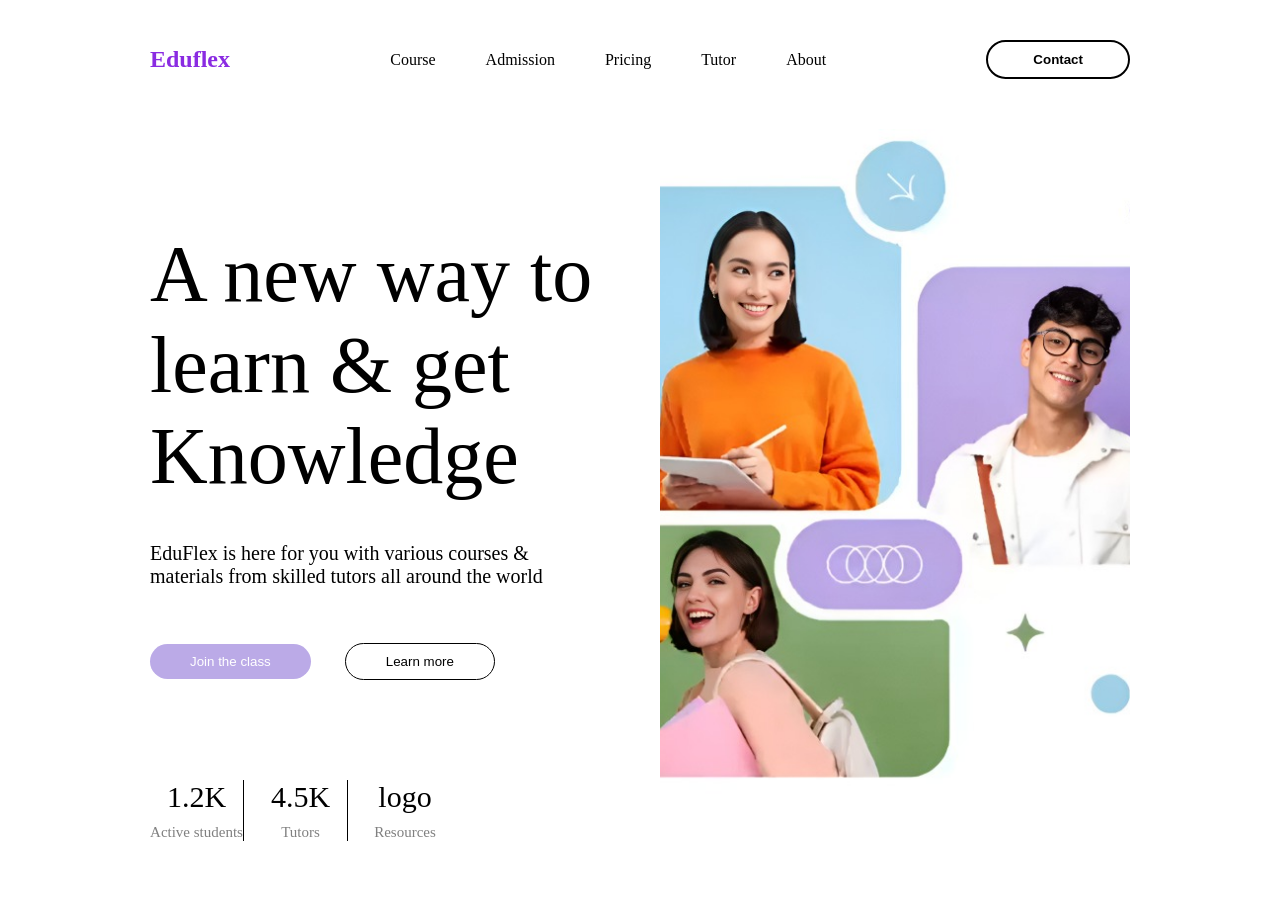
<file: UI 1/index.html>
<!DOCTYPE html>
<html lang="en">
<head>
    <meta charset="UTF-8">
    <meta name="viewport" content="width=device-width, initial-scale=1.0">
    <title>Eduflex</title>
    <link rel="stylesheet" href="style.css">
</head>
<body>
    
    <main>
        <nav>
            <h1>Eduflex</h1>

            <div class="links">
                <p>Course</p>
                <p>Admission</p>
                <p>Pricing</p>
                <p>Tutor</p>
                <p>About</p>

            </div>

            <button>Contact</button>
        </nav>

        <div class="down">
            <div class="left">
                <h1 id="title">A new way to learn & get Knowledge</h1>
                <p id="pofleft">
                    EduFlex is here for you with various courses & <br> materials from skilled tutors all around the world
                </p>

                <button>Join the class</button>
                <button id="learn-more">Learn more</button>

                <div class="bottom">
                    <div class="box leftSide">
                        <h1>1.2K</h1>
                        <p>Active students</p>
                    </div>
                    <div class="box middle">
                        <h1>4.5K</h1>
                        <p>Tutors</p>
                    </div>
                    <div class="box rightSide">
                        <h1>logo</h1>
                        <p>Resources</p>
                    </div>
                </div>
            </div>
            <div class="right">
                <img src="./assets/image.png" alt="">
            </div>


        </div>

    </main>

</body>
</html>
</file>
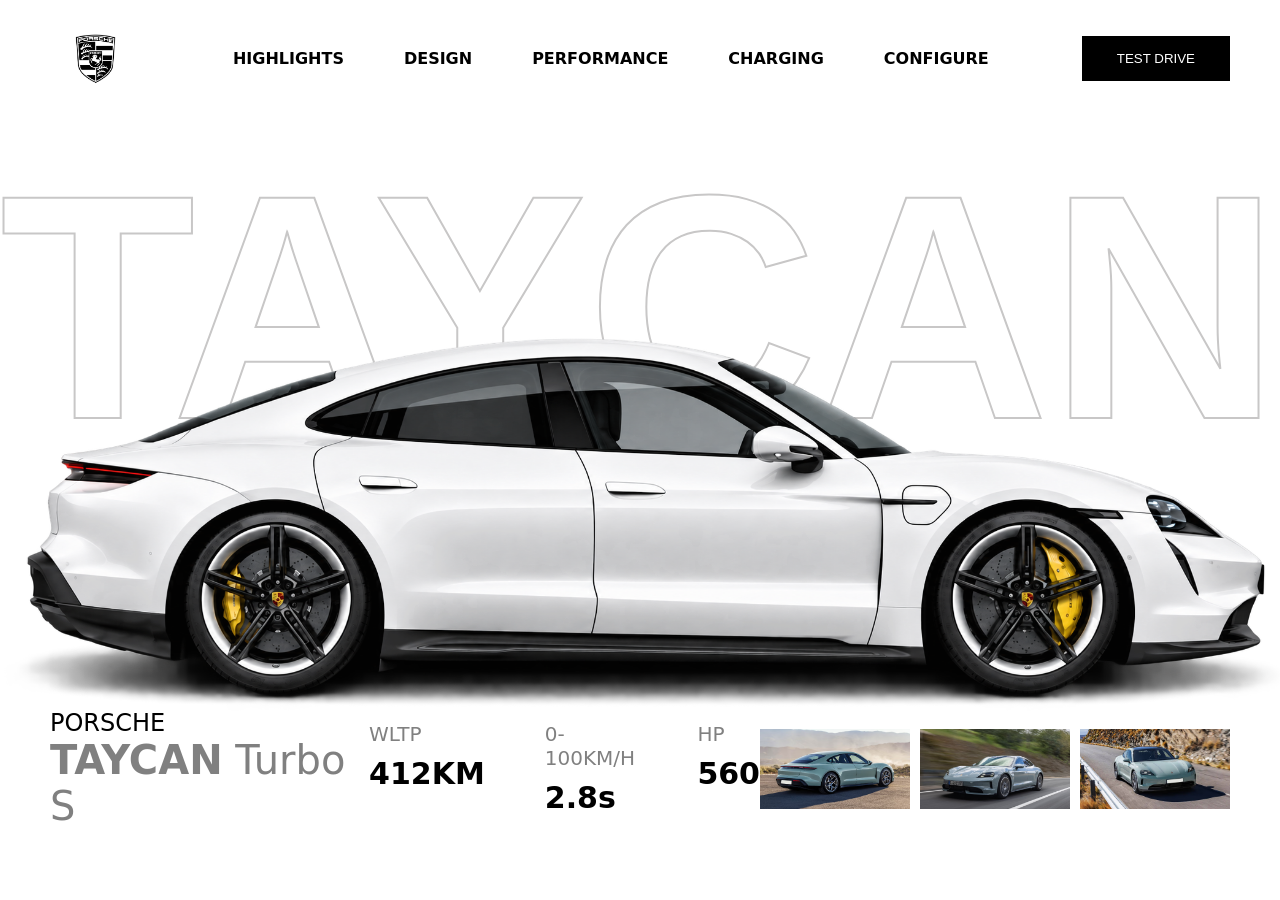
<file: UI 2/index.html>
<!doctype html>
<html lang="en">
  <head>
    <meta charset="UTF-8" />
    <meta name="viewport" content="width=device-width, initial-scale=1.0" />
    <title>Document</title>
    <link rel="stylesheet" href="style.css" />
  </head>
  <body>
    <main>
      <nav class="box">
        <div class="img">
          <img src="./assets/image.png" alt="" />
        </div>

        <div class="links">
          <p>Highlights</p>
          <p>Design</p>
          <p>Performance</p>
          <p>Charging</p>
          <p>Configure</p>
        </div>

        <button>TEST DRIVE</button>
      </nav>

      <section class="box">
        <h1>TAYCAN</h1>

        <div class="car-div">
            <img width="1300"src="./assets/carImage.png" alt="" />
        </div>

      </section>

      <footer class="box">
        <div>
            <h2 id="porsche">PORSCHE</h2>
            <p id="dets"><span style="font-weight: 700">TAYCAN</span> Turbo S</p>
        </div>

        <div class="mid">
            <div>
                <p>WLTP</p>
                <h2>412KM</h2>
            </div>

            <div>
                <p>0-100KM/H</p>
                <h2>2.8s</h2>
            </div>

            <div>
                <p>HP</p>
                <h2>560</h2>
            </div>
        </div>

        <div class="imgDiv">
            <div class="imgBox">
              <img src="./assets/car1.avif" alt="" />
            </div>
            <div class="imgBox">
              <img src="./assets/car2.avif" alt="" />
            </div>
            <div class="imgBox">
              <img src="./assets/car3.avif" alt="" />
            </div>
        </div>
      </footer>
    </main>
  </body>
</html>
</file>
<file: UI 1/style.css>
* {
    margin: 0;
    padding: 0;
    box-sizing: border-box;
}

html,
body {
    height: 100%;
    width: 100%;
}

main{
    padding: 40px 150px;
    height: 100%;
    width: 100%;
    background-color: #FFFFFF;
}

nav {
    display: flex;
    align-items: center;
    justify-content: space-between;   
    margin-bottom: 50px; 
}

nav h1 {
    color: blueviolet
}

.links {
    display: flex;
    gap: 50px;
}

.links p {
    cursor: pointer;
}

nav button {
    padding: 10px 45px;
    cursor: pointer;
    border-radius: 50px;
    border:  2px solid black;
    background-color: transparent;
    font-weight: 600;
}

.down {
    display: flex;
    height: 85%;
    width: 100%;
    gap: 40px;
}

.left {
    height: 100%;
    width:50%;
}

#title {
    margin-top: 100px;
    font-size: 80px;
    font-weight: 400;
    margin-bottom: 40px;
}

#pofleft {
    font-size: 20px;
    margin-bottom: 55px;
}

.left button{
    padding: 10px 40px;
    margin-right: 30px;
    border-radius: 50px;
    border: none;
    background-color:#BBAAE7;
    color: white;
}

.bottom {
    margin-top: 100px;
    display: flex;
    gap: 10px;
}

.box {
    width:20%;
    height:100%;
    text-align: center;
    display: flex;
    flex-direction: column;
    align-items: center;
    justify-content: center;
}   

.box p {
    font-size: 15px;
    color: gray;
}
.box h1{
    font-size: 30px;
    font-weight: 500;
    margin-bottom: 10px;
}

.leftSide {
    border-right: 1px solid black;
}

.middle {
    border-right: 1px solid black;
}

#learn-more {
    color: black;
    background-color: transparent;
    border: 1px solid black;
}

.right {
    height: 100%;
    background-color: blue;
    width:50%;
}

.right img{
    height: 100%;
    width: 100%;
    object-fit: cover;
}
</file>
<file: UI 2/style.css>
* {
    margin: 0;
    padding: 0;
    box-sizing: border-box;
}
html,
body {
    height: 100%;
    width: 100%;
    font-family: system-ui, -apple-system, BlinkMacSystemFont, 'Segoe UI', Roboto, Oxygen, Ubuntu, Cantarell, 'Open Sans', 'Helvetica Neue', sans-serif;
}

main {
    height: 100%;
    width: 100%;
    padding: 23px 50px;
    gap: 10px;
}

nav {
    display: flex;
    justify-content: space-between;
    align-items: center;
}

.img {
    height: 70px;
    width: 90px;
}

.img img {
    height: 100%;
    width: 100%;
}

.links {
    display: flex;
    align-items: center;
    gap: 60px;
    font-weight: 600;
    text-transform: uppercase;
}

button {
    padding: 15px 35px;
    background-color: black;
    color: white;
    border:none;
}

section {
    position: relative;
    height:50%;
    width: 100%;
    display: flex;
    justify-content: center;
    flex-direction: column;
    align-items: center;
}

h1 {
    font-family: sans-serif;
    font-size: 320px;
    color: transparent;
    -webkit-text-stroke: 2px rgb(200, 199, 199);

}

.car-div {
    position: absolute;
    height: 38%;
    width: 100%;
    top: 80%;
    display: flex;
    justify-content: center;
    align-items: center;
}

footer {
    margin-top: 16%;
    display: flex;
    justify-content: space-between;
    align-items: center;
}

#porsche {
    font-weight: 500;
}

#dets {
    font-size: 40px;
    color: gray;
}

.mid {
    display: flex;
    gap:60px;    
}

.mid div {
    display: flex;
    flex-direction: column;
    gap: 10px;
}

.mid p {
    color: gray;
    font-size: 20px;
}

.mid h2 {
    font-size: 30px;
}

.imgDiv {
    display: flex;
    gap: 10px;
}

.imgBox {
    height: 80px;
    width: 150px;
    background-color: red;
}

.imgBox img {
    height: 100%;
    width: 100%;
    object-fit: cover;
}
</file>
